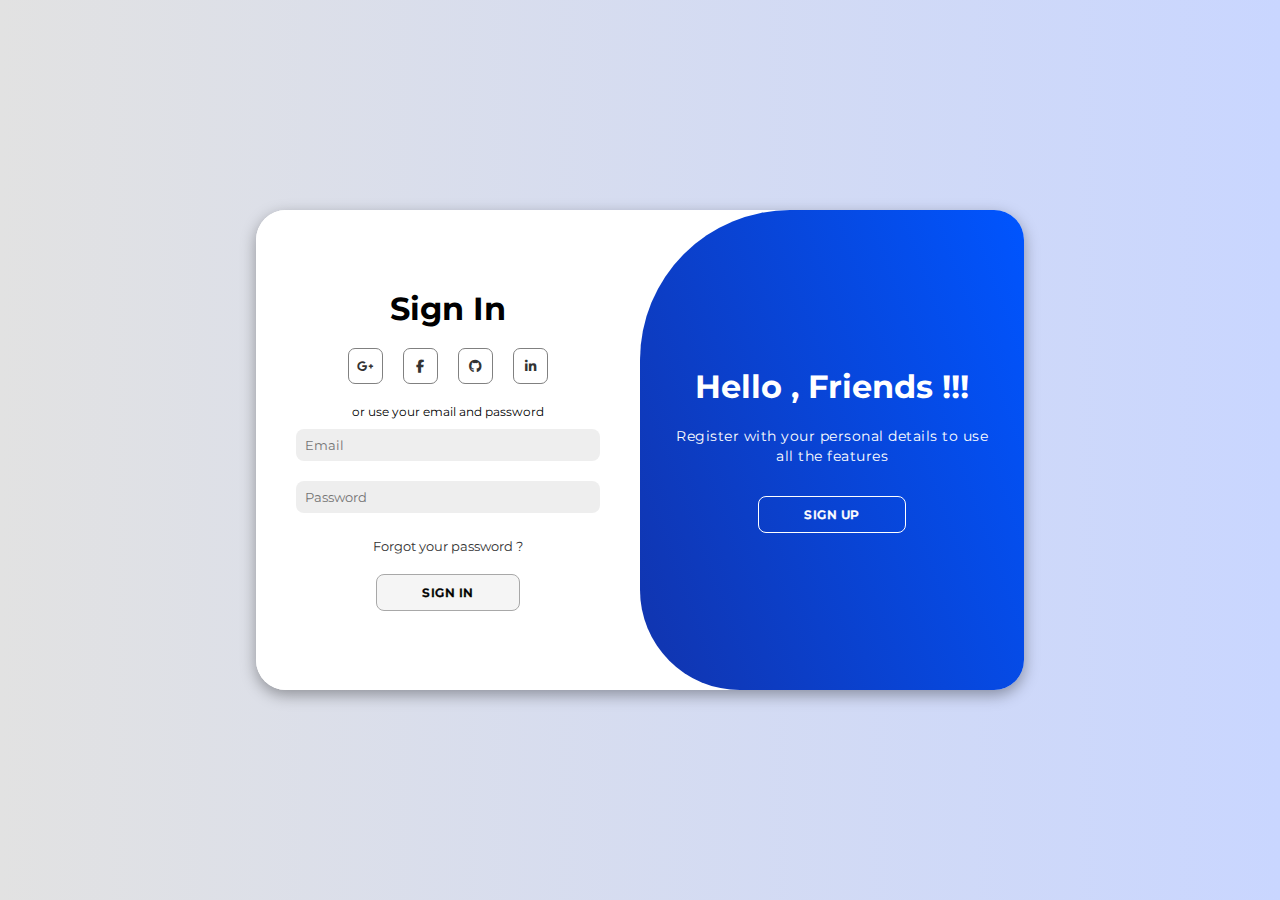
<file: 10_animatedLoginSignup/index.html>
<!DOCTYPE html>
<html lang="en">
<head>
  <meta charset="UTF-16">
  <meta name="viewport" content="width=device-width, initial-scale=1.0">
  <title>Mordern Sign In Sign Up </title>
  <link rel="stylesheet" href="style.css">
  <link rel="stylesheet" href="https://cdnjs.cloudflare.com/ajax/libs/font-awesome/6.4.2/css/all.min.css">

</head>
<body>
  <div class="container" id="container">
  <div class="form-container sign-up">
    <form action="post">
      <h1>Create Acount</h1>
      <div class="social-icons">
        <a href="#" class="icon"><i class="fa-brands fa-google-plus-g"></i></a>
        <a href="#" class="icon"><i class="fa-brands fa-facebook-f"></i></a>
        <a href="#" class="icon"><i class="fa-brands fa-github"></i></a>
        <a href="#" class="icon"><i class="fa-brands fa-linkedin-in"></i></a>
      </div>
      <span>or use your email for registration</span>
      <input type="text" placeholder="&nbsp;&nbsp;Name">
      <input type="email" placeholder="&nbsp;&nbsp;Email">
      <input type="password" placeholder="&nbsp;&nbsp;Password">
      <button>Sign Up</button>
    </form>
  </div>

  <div class="form-container sign-in">
    <form action="post">
      <h1>Sign In</h1>
      <div class="social-icons">
        <a href="#" class="icon"><i class="fa-brands fa-google-plus-g"></i></a>
        <a href="#" class="icon"><i class="fa-brands fa-facebook-f"></i></a>
        <a href="#" class="icon"><i class="fa-brands fa-github"></i></a>
        <a href="#" class="icon"><i class="fa-brands fa-linkedin-in"></i></a>
      </div>
      <span>or use your email and password</span>
      <input type="email" placeholder="&nbsp;&nbsp; Email">
      <input type="password" placeholder="&nbsp; &nbsp;Password">
      <a href="#" id="forget">Forgot your password ?</a>
      <button>Sign In</button>
    </form>
  </div>
<div class="toggle-container">
  <div class="toggle">
    <div class="toggle-panel toggle-left">
      <h1>Welcome Back !!!</h1>
      <p>Enter your personal details to use all features</p>
      <button class="hidden" id="login">Sign In</button>
    </div>
    <div class="toggle-panel toggle-right">
      <h1>Hello , Friends !!!</h1>
      <p>Register with your personal details to use all the features</p>
      <button class="hidden" id="register">Sign Up</button>
    </div>
  </div>
</div>
  </div>
  <script src="script.js"></script>
</body>
</html>
</file>
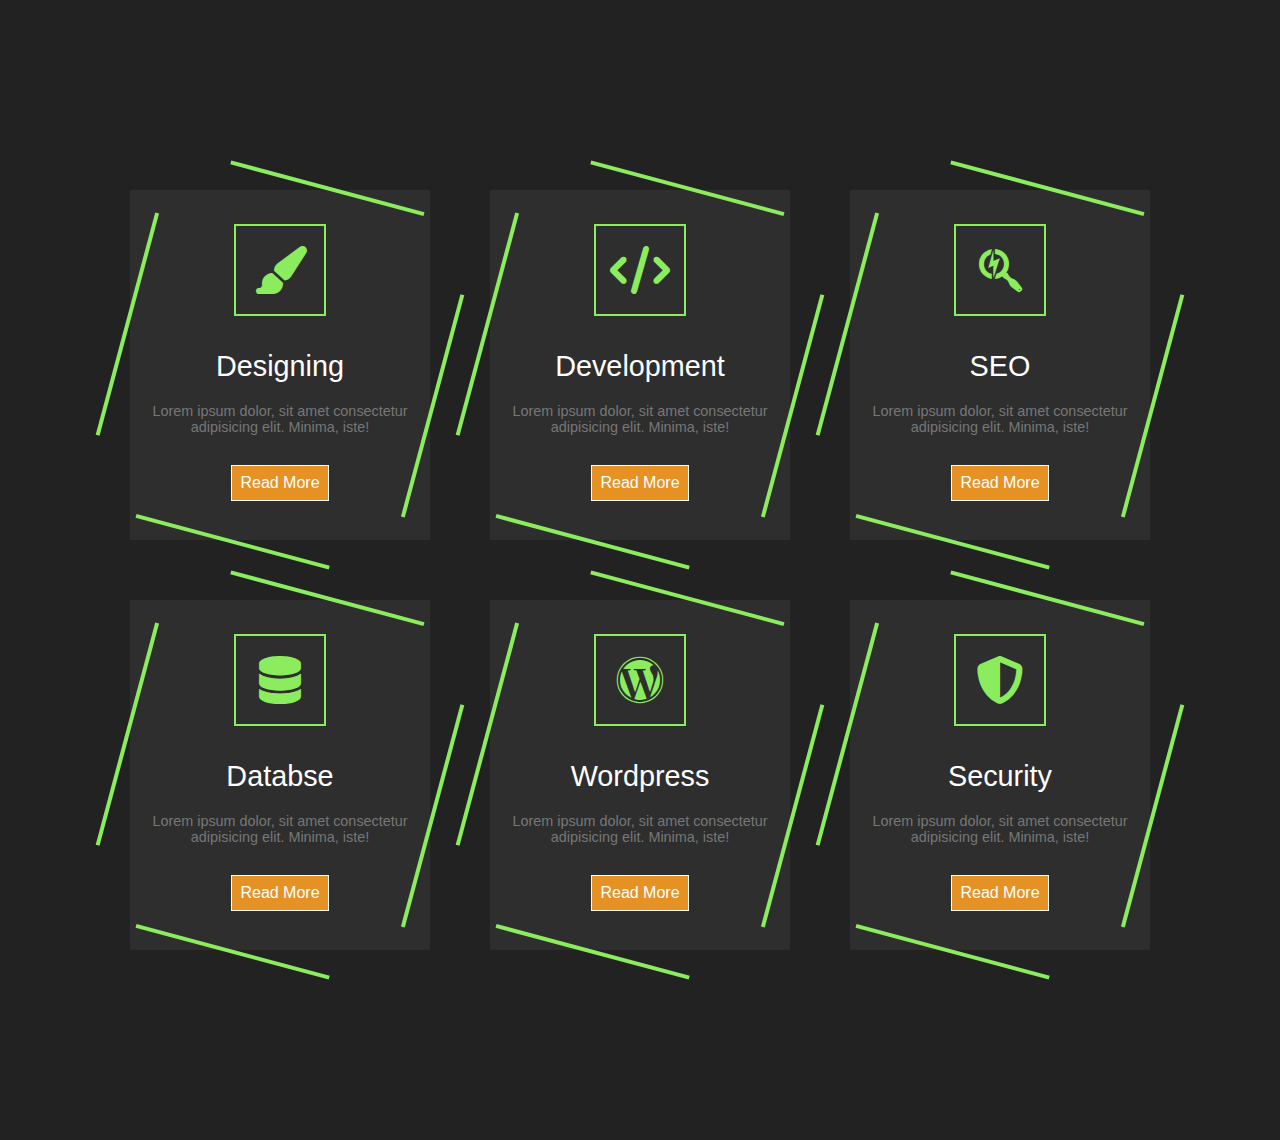
<file: 2_CardDesign/index.html>
<!DOCTYPE html>
<html lang="en">
<head>
  <meta charset="UTF-8">
  <meta name="viewport" content="width=device-width, initial-scale=1.0">
  <title>Card Design</title>
  <link rel="stylesheet" href="style.css">
  <link rel="stylesheet" href="https://cdnjs.cloudflare.com/ajax/libs/font-awesome/6.4.2/css/all.min.css">
</head>
<body>
  <div class="container">
    <div class="card_container">
      <div class="card_box">
        <div class="card_data">
          <div class="card_icon">
            <i class="fa-solid fa-paintbrush"></i>
          </div>
          <div class="card_content">
            <h3>
              Designing
            </h3>
            <p>Lorem ipsum dolor, sit amet consectetur adipisicing elit. Minima, iste!</p>
            <a href="#">Read More</a>
          </div>
        </div>
      </div>

      <div class="card_box">
        <div class="card_data">
          <div class="card_icon">
            <i class="fa-solid fa-code"></i>
          </div>
          <div class="card_content">
            <h3>
              Development
            </h3>
            <p>Lorem ipsum dolor, sit amet consectetur adipisicing elit. Minima, iste!</p>
            <a href="#">Read More</a>
          </div>
        </div>
      </div>

      <div class="card_box">
        <div class="card_data">
          <div class="card_icon">
            <i class="fa-brands fa-searchengin"></i>
          </div>
          <div class="card_content">
            <h3>
              SEO
            </h3>
            <p>Lorem ipsum dolor, sit amet consectetur adipisicing elit. Minima, iste!</p>
            <a href="#">Read More</a>
          </div>
        </div>
      </div>
      <div class="card_box">
        <div class="card_data">
          <div class="card_icon">
            <i class="fa-solid fa-database"></i>
          </div>
          <div class="card_content">
            <h3>
              Databse
            </h3>
            <p>Lorem ipsum dolor, sit amet consectetur adipisicing elit. Minima, iste!</p>
            <a href="#">Read More</a>
          </div>
        </div>
      </div>
      <div class="card_box">
        <div class="card_data">
          <div class="card_icon">
            <i class="fa-brands fa-wordpress"></i>
          </div>
          <div class="card_content">
            <h3>
              Wordpress
            </h3>
            <p>Lorem ipsum dolor, sit amet consectetur adipisicing elit. Minima, iste!</p>
            <a href="#">Read More</a>
          </div>
        </div>
      </div>
      <div class="card_box">
        <div class="card_data">
          <div class="card_icon">
            <i class="fa-solid fa-shield-halved"></i>
          </div>
          <div class="card_content">
            <h3>
              Security
            </h3>
            <p>Lorem ipsum dolor, sit amet consectetur adipisicing elit. Minima, iste!</p>
            <a href="#">Read More</a>
          </div>
        </div>
      </div>
    </div>
  </div>
</body>
</html>
</file>
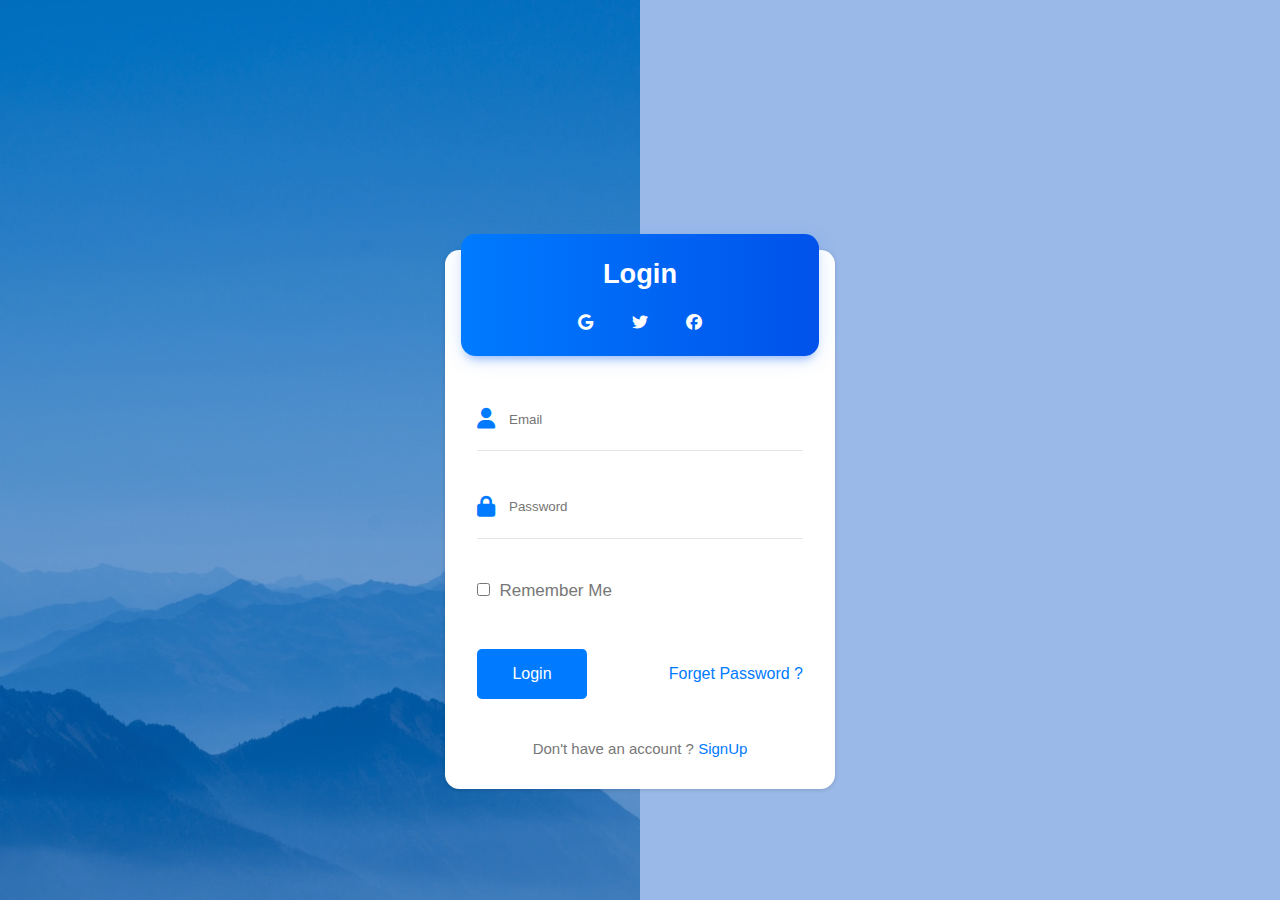
<file: 4_modermLogin/index.html>
<!DOCTYPE html>
<html lang="en">
<head>
  <meta charset="UTF-16">
  <meta name="viewport" content="width=device-width, initial-scale=1.0">
  <title>Modern Login</title>
  <link rel="stylesheet" href="style.css">
  <link rel="stylesheet" href="https://cdnjs.cloudflare.com/ajax/libs/font-awesome/6.4.2/css/all.min.css">
</head>
<body>
  <div class="container">
    <div class="overlay">
      <div class="login-warpper">
        <div class="header">
          <h2>Login</h2>
          <ul class="social-buttons">
            <li><a href="#"><i class="fab fa-google"></i></a></li>
            <li><a href="#"><i class="fab fa-twitter"></i></a></li>
            <li><a href="#"><i class="fab fa-facebook"></i></a></li>
          </ul>
        </div>
        <div class="form-container">
          <form action="POST">
            <div class="input-group">
              <span><i class="fa fa-user"></i></span>
              <input type="text" placeholder="Email" class="text">
            </div>
            <div class="input-group">
              <span><i class="fa fa-lock"></i></span>
              <input type="password" placeholder="Password" class="text">
            </div>
            <div class="check-group">
              <br><input type="checkbox" id="check-remember">
              <label for="check-remember">Remember Me</label>
            </div>
            <div class="button-group">
              <button>Login</button>
              <a href="#">Forget Password ?</a>
            </div>
          </form>
          <div class="botm">
            <p>Don't have an account ?  <a href="#">SignUp</a></p>
          </div>
      </div>
    </div>
  </div>
</div>
</body>
</html>
</file>
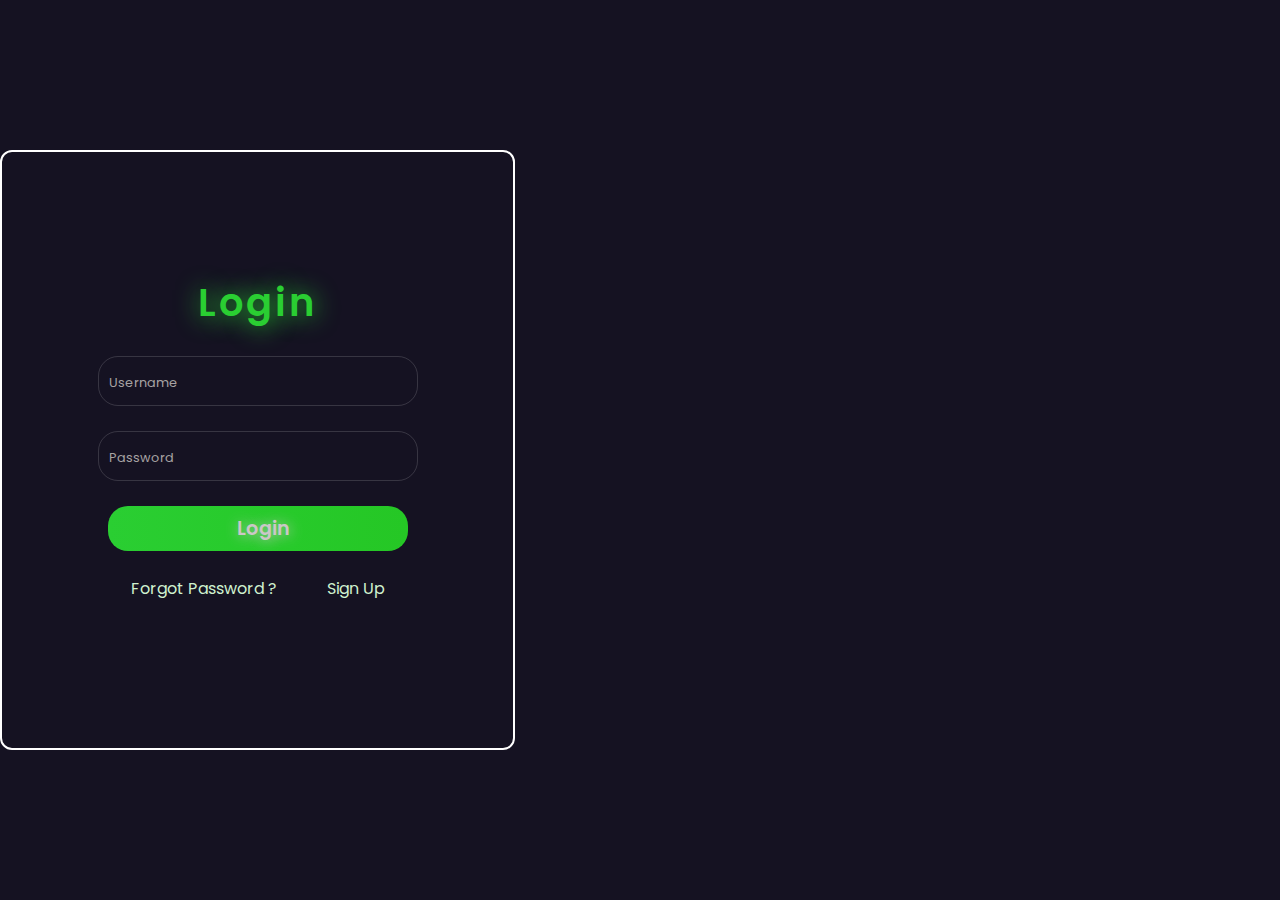
<file: 5_HoverForm/index.html>
<!DOCTYPE html>
<html lang="en">
<head>
  <meta charset="UTF-16">
  <meta name="viewport" content="width=device-width, initial-scale=1.0">
  <title>Hover Form</title>
  <link rel="stylesheet" href="style.css">
</head>
<body>
  <div class="con">
    <i style="--clr:rgb(42, 206, 50);"></i>
    <i style="--clr:rgb(42, 206, 50);"></i>
    <i style="--clr:rgb(42, 206, 50)"></i>
    <i style="--clr:rgb(42, 206, 50) "></i>
    <i style="--clr:rgb(42, 206, 50)"></i>
    <div class="form">
      <h2>Login</h2>
      <div class="inputbox">
        <input type="text" placeholder="Username">
      </div>
      <div class="inputbox">
        <input type="password" placeholder="Password">
      </div>
      <div class="inputbox">
        <input type="submit" value="Login">
      </div>
      <div class="links">
        <a href="#">Forgot Password ?</a>
        <a href="#">Sign Up</a>
      </div>
    </div>
  </div>
</body>
</html>
</file>
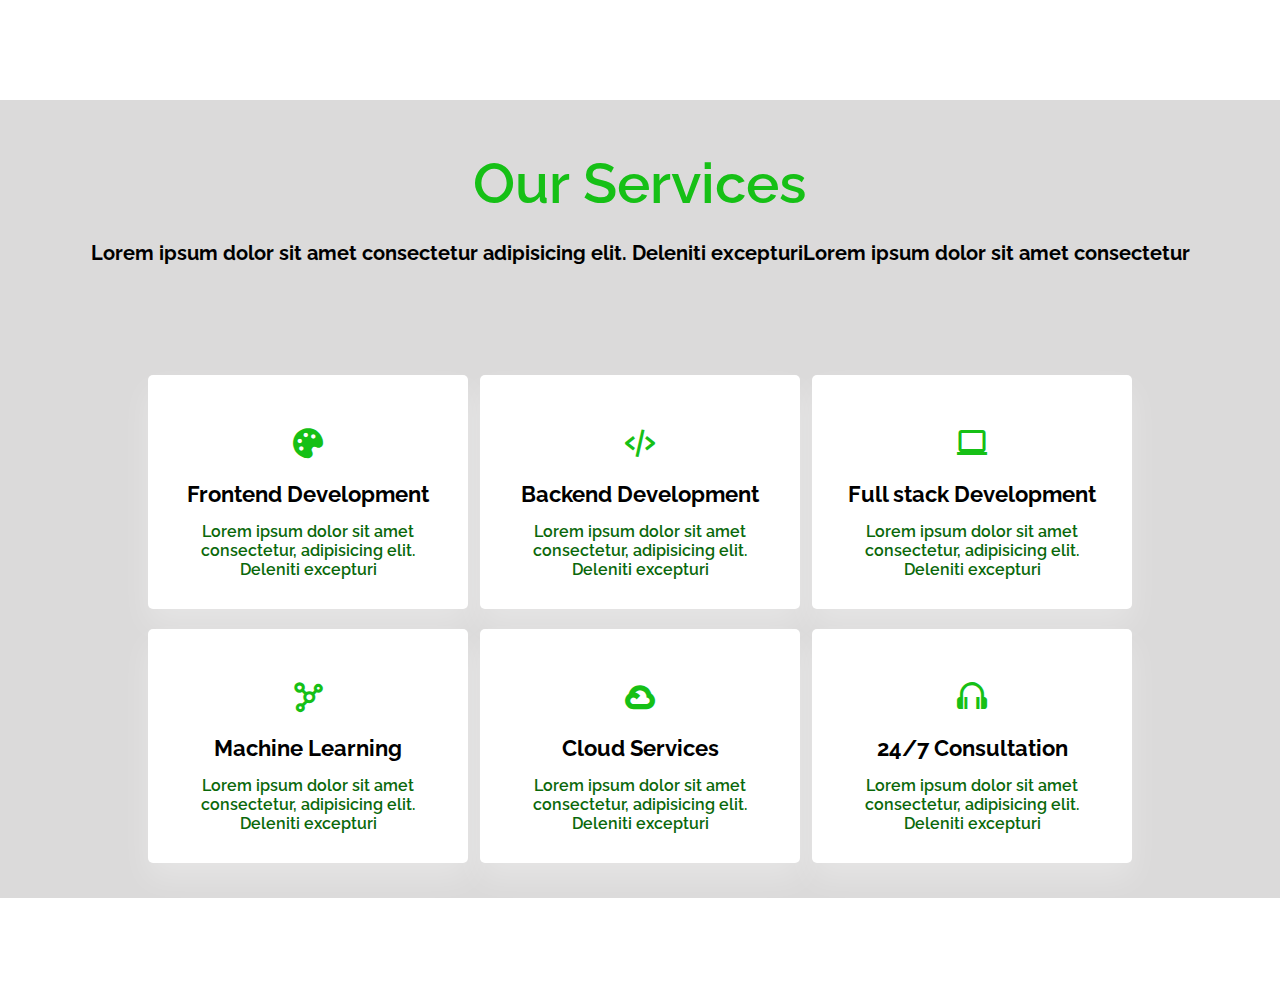
<file: 6_Responsive_ServicesPage/index.html>
<!DOCTYPE html>
<html lang="en">
<head>
  <meta charset="UTF-8">
  <meta name="viewport" content="width=device-width, initial-scale=1.0">
  <title>Service Page</title>
  <link rel="stylesheet" href="style.css">
  <link rel="stylesheet" href="https://unpkg.com/boxicons@2.1.4/css/boxicons.min.css">
</head>
<body>
  <div class="wrapper">
    <h1>Our Services</h1>
    <p style="font-weight: bold; font-size: 20px;">Lorem ipsum dolor sit amet consectetur adipisicing elit. Deleniti excepturiLorem ipsum dolor sit amet consectetur</p>
    <div class="content-box">
      <div class="card">
        <i class="bx bxs-palette bx-md"></i>
        <h3>Frontend Development</h3>
        <p>Lorem ipsum dolor sit amet consectetur, adipisicing elit. Deleniti excepturi</p>
      </div>

      <div class="card">
        <i class="bx bx-code-alt bx-md"></i>
        <h3>Backend Development</h3>
        <p>Lorem ipsum dolor sit amet consectetur, adipisicing elit. Deleniti excepturi</p>
      </div>

      <div class="card">
        <i class="bx bx-laptop bx-md"></i>
        <h3>Full stack Development</h3>
        <p>Lorem ipsum dolor sit amet consectetur, adipisicing elit. Deleniti excepturi</p>
      </div>

      <div class="card">
        <i class="bx bx-network-chart bx-md"></i>
        <h3>Machine Learning</h3>
        <p>Lorem ipsum dolor sit amet consectetur, adipisicing elit. Deleniti excepturi</p>
      </div>

      <div class="card">
        <i class="bx bxl-google-cloud bx-md"></i>
        <h3>Cloud Services</h3>
        <p>Lorem ipsum dolor sit amet consectetur, adipisicing elit. Deleniti excepturi</p>
      </div>

      <div class="card">
        <i class="bx bx-headphone bx-md"></i>
        <h3>24/7 Consultation </h3>
        <p>Lorem ipsum dolor sit amet consectetur, adipisicing elit. Deleniti excepturi</p>
      </div>
 
    </div>
  </div>
</body>
</html>
</file>
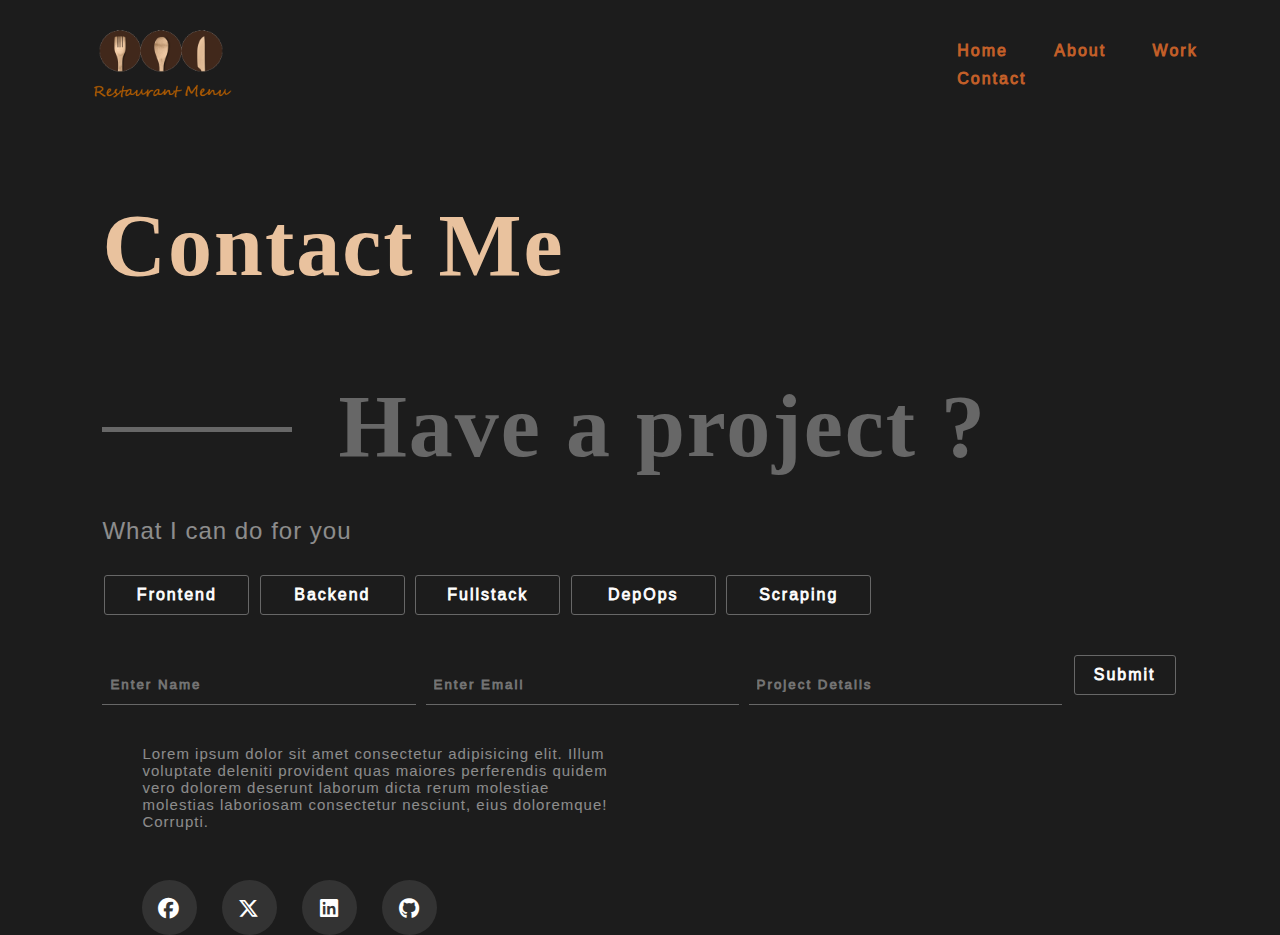
<file: 7_Responsive_contact_form/index.html>
<!DOCTYPE html>
<html lang="en">
<head>
  <meta charset="UTF-8">
  <meta name="viewport" content="width=device-width, initial-scale=1.0">
  <title>Contact</title>
  <link rel="stylesheet" href="style.css">
  <link rel="stylesheet" href="https://cdnjs.cloudflare.com/ajax/libs/font-awesome/6.4.2/css/all.min.css">
</head>
<body>
  <div class="container">
    <div class="nav">
      <div class="logo">
        <img src="img/ngtree.png" alt="">
      </div>
      <ul>
        <li><a href="#">Home</a></li>
        <li><a href="#">About</a></li>
        <li><a href="#">Work</a></li>
        <li><a href="#">Contact</a></li>
      </ul>
      <i class="fa fa-bars"></i>
    </div>
    <h1>Contact Me <span>Have a project ?</span></h1>
    <div class="content">
      <div class="form">
        <p id="p1">What I can do for you</p>
        <div class="button">
          <button>Frontend</button>
          <button>Backend</button>
          <button>Fullstack </button>
          <button>DepOps</button>
          <button>Scraping</button>
        </div>
        <div class="input-wrapper">
          <div class="box">
            <input type="text" placeholder="Enter Name">
          </div>
          <div class="box">
            <input type="email" placeholder="Enter Email">
          </div>
          <div class="box">
            <input type="text" placeholder="Project Details">
          </div>
          <button id="b1">Submit</button>
        </div>
        <div class="paragraph-social">
          <p>Lorem ipsum dolor sit amet consectetur adipisicing elit. Illum voluptate deleniti provident quas maiores perferendis quidem vero dolorem deserunt laborum dicta rerum molestiae molestias laboriosam consectetur nesciunt, eius doloremque! Corrupti.</p>
          <div class="social">
            <div class="icon">
              <i class="fa-brands fa-facebook"></i>
            </div>
            <div class="icon">
              <i class="fa-brands fa-x-twitter"></i>
            </div>
            <div class="icon">
              <i class="fa-brands fa-linkedin"></i>
            </div>
            <div class="icon">
              <i class="fa-brands fa-github"></i>
            </div>
          </div>
        </div>
      </div>
    </div>
  </div>
  <script>
    let bars = document.querySelector(" .nav .fa-bars")
    let menu = document.querySelector("ul")
    bars.addEventListener("click",function() {
      menu.classList.toggle("show")
    })
  </script>
</body>
</html>
</file>
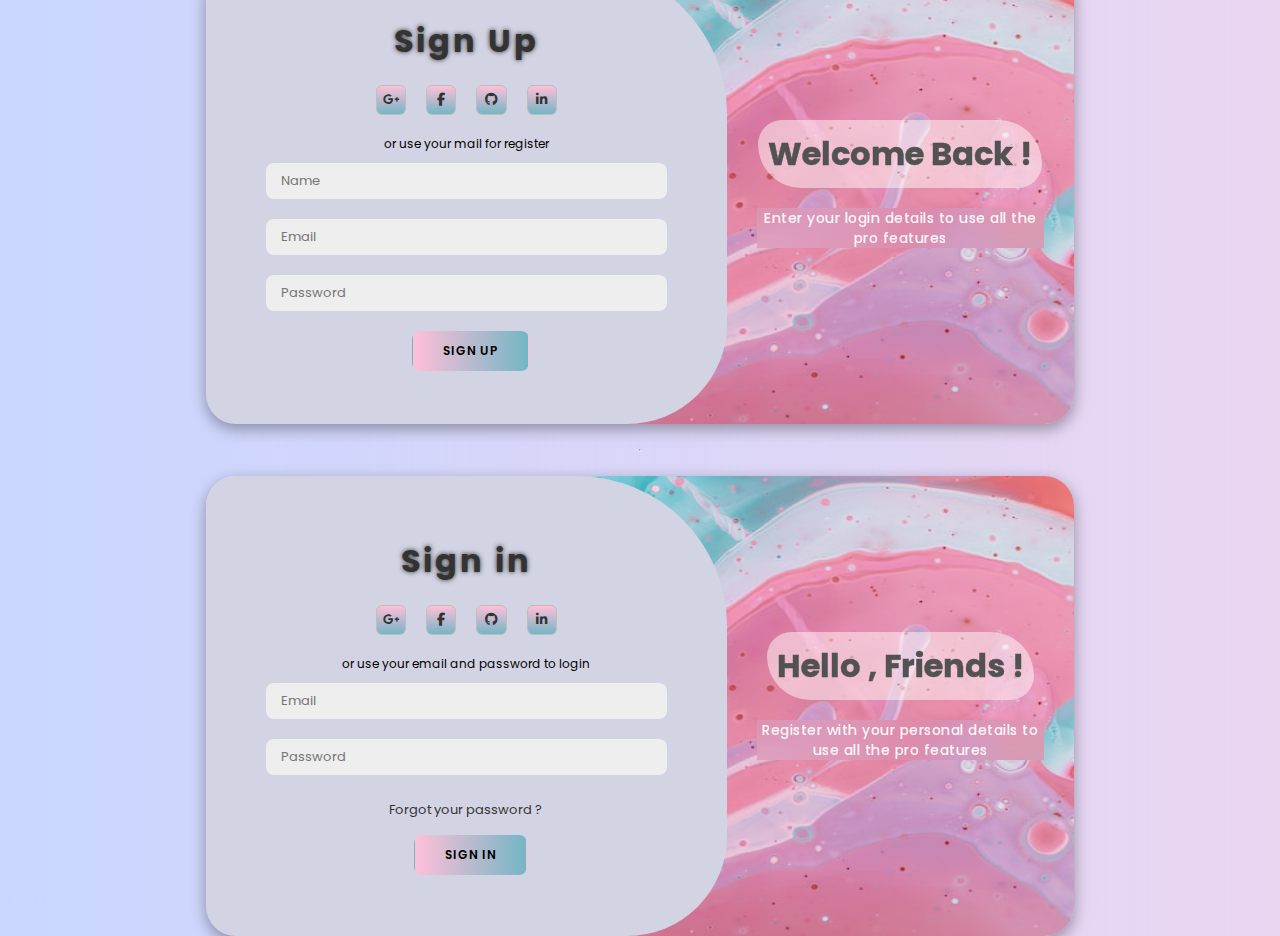
<file: 8_Animate_Log_Reg/index.html>
<!DOCTYPE html>
<html lang="en">
<head>
  <meta charset="UTF-16">
  <meta name="viewport" content="width=device-width, initial-scale=1.0">
  <title>Animated Login</title>
  <link rel="stylesheet" href="style.css">
  <!-- cdn fontawesome -->
  <link rel="stylesheet" href="https://cdnjs.cloudflare.com/ajax/libs/font-awesome/6.4.2/css/all.min.css">
</head>
<body>


  <div class="container1" id="container1">
    
    <div class="form-container sign-up">
        <!-- sign up section -->
      <form action="POST">
          <h1>Sign Up</h1>
          <div class="social-icons">
            <a href="#" class="icon"><i class="fa-brands fa-google-plus-g"></i></a>
            <a href="#" class="icon"><i class="fa-brands fa-facebook-f"></i></a>
            <a href="#" class="icon"><i class="fa-brands fa-github"></i></a>
            <a href="#" class="icon"><i class="fa-brands fa-linkedin-in"></i></a>
          </div>
          <span>or use your mail for register</span>
          <input type="text" placeholder="Name">
          <input type="email" placeholder="Email">
          <input type="password" placeholder="Password">
          <button>Sign Up</button>
      </form>
    </div>  

    <!-- side card section -->
    <div class="side-card sign-up">
      <div class="card">
        <div class="card-panel">
          <h1>Welcome Back !</h1>
          <p>Enter your login details to use all the pro features</p>
        </div>
      </div>
    </div>

  </div>
  <br>
<hr>
  <br>
  <div class="container2" id="container2">
    
    <div class="form-container sign-in">
    <!-- sign in Section -->
      <form action="POST">
        <h1>Sign in</h1>
        <div class="social-icons">
          <a href="#" class="icon"><i class="fa-brands fa-google-plus-g"></i></a>
          <a href="#" class="icon"><i class="fa-brands fa-facebook-f"></i></a>
          <a href="#" class="icon"><i class="fa-brands fa-github"></i></a>
          <a href="#" class="icon"><i class="fa-brands fa-linkedin-in"></i></a>
        </div>
        <span>or use your email and password to login</span>
        <input type="email" placeholder="Email">
        <input type="password" placeholder="Password">
        <a href="#">Forgot your password ?</a>
        <button>Sign in</button>
      </form>
    </div>

    <!-- side card section -->
    <div class="side-card sign-in">
      <div class="card">
        <div class="card-panel">
          <h1>Hello , Friends !</h1>
          <p>Register with your personal details to use all the pro features</p>
        </div>
      </div>
    </div>

  </div>


  <!-- <script>
    let login_link  = document.querySelector("#login_link")
    let reg_link  = document.querySelector("#reg_link")

    let btn_login  = document.querySelector("#btnlogin")
    let btn_signup  = document.querySelector("#btnsignup")

    let element  = document.querySelector(".element")

    let Login_container  = document.querySelector(".login-container")
    let Regis_container  = document.querySelector(".regis-container")

    reg_link.addEventListener("click",function() {
      Regis_container.classList.add("regisCall")
      Login_container.classList.add("LoginRef")
      Regis_container.classList.remove("regisRef")
      Login_container.classList.remove("LoginCall")
      element.classList.add("position")
    })
    login_link.addEventListener("click",function() {
      Regis_container.classList.remove("regisCall")
      Login_container.classList.remove("LoginRef")
      Regis_container.classList.add("regisRef")
      Login_container.classList.add("LoginCall")
      element.classList.remove("position")
    })

    btn_signup.addEventListener("click",function() {
      Regis_container.classList.remove("regisCall")
      Login_container.classList.remove("LoginRef")
      Regis_container.classList.add("regisRef")
      Login_container.classList.add("LoginCall")
      element.classList.add("position")
    })

    btn_login.addEventListener("click",function() {
      Regis_container.classList.remove("regisCall")
      Login_container.classList.remove("LoginRef")
      Regis_container.classList.add("regisRef")
      Login_container.classList.add("LoginCall")
      element.classList.remove("position")
    })
  </script> -->
</body>
</html>
</file>
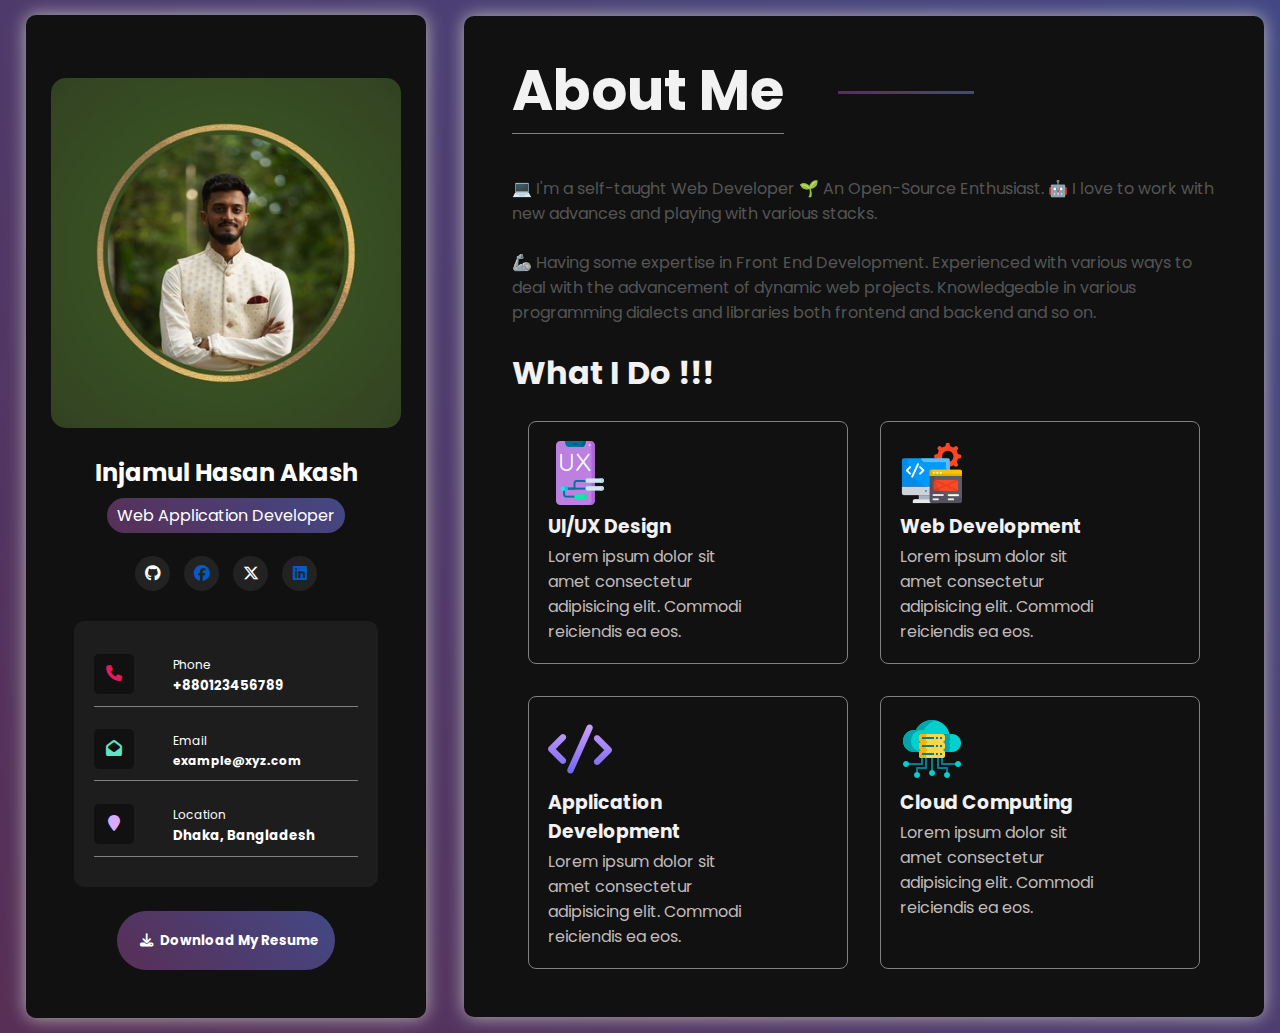
<file: 9_portfolio-website/index.html>
<!DOCTYPE html>
<html lang="en">
<head>
  <meta charset="UTF-16">
  <meta name="viewport" content="width=device-width, initial-scale=1.0">
  <title>Portfolio Website</title>
  <link rel="stylesheet" href="style.css">
  <link rel="stylesheet" href="https://cdnjs.cloudflare.com/ajax/libs/font-awesome/6.4.2/css/all.min.css">
</head>
<body>
  <div class="container">

<!-- Profile card section starts -->
    <div class="profile-card">
        <div class="profile-pic">
          <img src="img/avatar.jpg" alt="profile picture">
        </div>

        <div class="profile-details">
          <div class="intro">
            <h2>Injamul Hasan Akash</h2>
            <h4>Web Application Developer</h4>
            <!-- <h5>(Django)</h5> -->
            <div class="social">
              <a href="#"><i class="fab fa-github" style="color: white;"></i></a>
              <a href="#"><i class="fab fa-facebook" style="color: var(--light-blue);"></i></a>
              <a href="#"><i class="fab fa-x-twitter" style="color: white"></i></a>
              <a href="#"><i class="fab fa-linkedin" style="color: var(--light-blue);"></i></a>
            </div>
          </div>

          <div class="contact-info">

            <div class="row">
              <div class="icon">
                <i class="fa fa-phone" style="color: var(--dark-megenta);" ></i>
              </div>
              <div class="content">
                  <span>Phone</span>
                  <h5>+880123456789</h5>
              </div>
            </div>

            <div class="row">
              <div class="icon">
                <i class="fa fa-envelope-open" style="color: var(--light-green);"></i>
              </div>
              <div class="content">
                  <span>Email</span>
                  <h5 id="mail">example@xyz.com</h5>
              </div>
            </div>

            <div class="row">
              <div class="icon">
                <i class="fa fa-map-marker" style="color: var(--light-purple);"></i>
              </div>
              <div class="content">
                  <span>Location</span>
                  <h5>Dhaka, Bangladesh</h5>
              </div>
            </div>

          </div>
              <button class="download-btn"><i class="fa fa-download"></i>Download My Resume</button>
      </div>   
    </div>
<!-- Profile card section ends -->



<!-- About section starts -->
<div class="about">
  <h1>About Me</h1>
  <p>💻 I'm a self-taught Web Developer 🌱   An Open-Source Enthusiast.
    🤖 I love to work with new advances and playing with various stacks. </p>

    <p>🦾 Having some expertise in Front End Development. Experienced with various ways to deal with the advancement of dynamic web projects. Knowledgeable in various programming dialects and libraries both frontend and backend and so on.</p>

    <h2>What I Do !!!</h2>
  <div class="work">

    <div class="workbox">
      <div class="icon">
        <img src="img/ux-design.png" alt="ui">
        <div class="desc">
        <h3>UI/UX Design</h3>
        <p>Lorem ipsum dolor sit amet consectetur adipisicing elit. Commodi reiciendis ea eos.</p>
      </div>
    </div>
  </div>
    <div class="workbox">
      <div class="icon">
        <img src="img/web.png" alt="web">
        <div class="desc">
        <h3>Web Development</h3>
        <p>Lorem ipsum dolor sit amet consectetur adipisicing elit. Commodi reiciendis ea eos.</p>
      </div>
    </div>
  </div>
    <div class="workbox">
      <div class="icon">
        <img src="img/app.png" alt="app">
        <div class="desc">
        <h3>Application Development</h3>
        <p>Lorem ipsum dolor sit amet consectetur adipisicing elit. Commodi reiciendis ea eos.</p>
      </div>
    </div>
  </div>
    <div class="workbox">
      <div class="icon">
        <img src="img/cloud.png" alt="cloud">
        <div class="desc">
        <h3>Cloud Computing</h3>
        <p>Lorem ipsum dolor sit amet consectetur adipisicing elit. Commodi reiciendis ea eos.</p>
      </div>
    </div>
  </div>

  </div>

<!-- About section ends -->
</div>
</div>
</body>
</html>
</file>
<file: 10_animatedLoginSignup/style.css>
@import url('https://fonts.googleapis.com/css2?family=Montserrat&family=Playpen+Sans&family=Poppins:ital,wght@0,400;0,500;1,100;1,300&family=Raleway:ital@0;1&display=swap');

*{
    margin: 0;
    padding: 0;
    box-sizing: border-box;
    font-family: 'Montserrat',sans-serif;
}

body {
  background-color: #c9d6ff;
  background: linear-gradient(to right,#e2e2e2 ,#c9d6ff);
  display: flex;
  align-items: center;
  justify-content: center;
  flex-direction: column;
  height: 100vh;
}

.container {
  background-color: #fff;
  border-radius: 30px;
  box-shadow: 0 5px 15px rgba(0,0,0,0.35);
  position: relative;
  overflow: hidden;
  width: 768px;
  max-width: 100%;
  min-height: 480px;
}

.container p{
  font-size: 14px;
  line-height: 20px;
  letter-spacing: 0.5px;
  margin: 20px 0;
}

.container span{
  font-size: 12px;
}

.container a{
  color: #333;
  font-size: 13px;
  text-decoration: none;
  margin: 15px 0 10px;
}

.container button {
  background-color: whitesmoke ;
  color: black;
  font-size: 12px;
  padding: 10px 45px;
  border: 1px solid rgb(168, 168, 168);
  border-radius: 8px;
  font-weight: 600;
  letter-spacing: 0.5px;
  text-transform: uppercase;
  margin-top: 10px;
  cursor: pointer;
  transition: 0.5s;
  -webkit-text-stroke-width: 0.4px;
}

.container button:hover {
  background-color: #0055ff;
  color: white;
  transform: scale(1.1);
  border: transparent;

}

.container button.hidden {
  background-color: transparent;
  border-color: #fff;
}

.container form {
  background-color: #fff;
  display: flex;
  align-items: center;
  justify-content: center;
  flex-direction: column;
  padding: 0 40px;
  height: 100%;
}

.container input {
  background-color: #eee;
  border: none;
  padding: 8px 0;
  margin: 10px 15px;
  font-size: 13px;
  border-radius: 8px;
  width: 100%;
  outline: none;
  
}

.form-container {
  position: absolute;
  top: 0;
  height: 100%;
  transition: all 0.6s ease-in-out;
}

.sign-in {
  left: 0;
  width: 50%;
  z-index: 2;
}

.container.active .sign-in {
  transform: translateX(100%);
}

.sign-up {
  left: 0;
  width: 50%;
  opacity: 0;
  z-index: 1;
}

.container.active .sign-up {
  transform: translateX(100%);
  opacity: 1;
  z-index: 5;
  animation: move 0.6s;
}

@keyframes move {
  0% , 49% ,99% {
    opacity: 0;
    z-index: 1;
  }

  50% ,100% {
    opacity: 1;
    z-index: 5;
  }
}

.social-icons {
  margin: 20px 0;
}

.social-icons a{
  border: 1px solid gray;
  border-radius: 20%;
  display: inline-flex;
  align-items: center;
  justify-content: center;
  margin: 0  8px;
  width: 2.2rem;
  height: 2.2rem;
  transition: 0.6s;
}

.social-icons a:hover{
  background: #0055ff;
  border: transparent;
  color: #fff;
  transform: scale(1.3);
}

.toggle-container {
  position: absolute;
  left: 50%;
  width: 50%;
  height: 100%;
  overflow: hidden;
  transition: all 0.6s ease-in-out;
  border-radius: 150px 0 0 100px;
  z-index: 1000;
}

.container.active .toggle-container {
  transform: translateX(-100%);
  border-radius: 0 150px 100px 0;
}

.toggle {
  background-color: #0055ff;
  height: 100%;
  background: linear-gradient(250deg , #0055ff , rgb(29, 29, 117));
  color: #fff;
  position: relative;
  left: -100%;
  width: 200%;
  transform: translateX(0);
  transition: all 0.6s ease-in-out;
}

.container.active .toggle {
  transform: translateX(50%);
}

.toggle-panel {
  position: absolute;
  width: 50%;
  height: 100%;
  display: flex;
  align-items: center;
  justify-content: center;
  text-align: center;
  flex-direction: column;
  padding: 0 30px;
  top: 0;
  transform: translateX(0);
  transition: all 0.6s ease-in-out;
}

.toggle-left {
  transform: translateX(-200%);
}

.container.active .toggle-left {
  transform: translateX(0);
}

.toggle-right {
  right: 0;
  transform: translateX(0);
}

.container.active .toggle-right {
  transform: translateX(200%);
}

.toggle-panel  .hidden {
  color: #fff;
}

.toggle-panel  .hidden:hover {
  background-color: #fff;
  border: transparent;
  color: black;
}

@media screen and (max-width: 678px) {
  .container p,span,a{
    font-size: 11px;
  }

  .container h1{
    font-size: 2rem;
  }

  .social-icons a {
      margin: 0 6px;
      width: 2.0rem;
      height: 2.0rem; 
  }
  
  .container button {
    padding: 10px 15px;
  }
  
  
}
@media screen and (max-width: 550px) {
  /* .container p,span,a{
    font-size: 11px;
  } */

  .container h1{
    font-size: 2rem;
  }
  .social-icons a {
      margin: 0 0.2rem;
      width: 1.4rem;
      height: 1.4rem; 
  }
  .container button {
    padding: 7px 10px;
  }
  #forget {
    font-size: 9px;
  }
}

@media screen and (max-width: 420px) {
  /* .container p,span,a{
    font-size: 11px;
  } */
  .container h1{
    font-size: 1.5rem;
  }
  .social-icons a {
      margin: 0 0.2rem;
      width: 1rem;
      height: 1rem; 
  }
  #forget {
    font-size: 0.55rem;
  }
}
</file>
<file: 2_CardDesign/style.css>
:root {
  --normal-font-size:.938rem;
}

* , *:after , *:before {
  padding: 0;
  margin: 0;
  box-sizing: border-box;
}

body {
  font-size: var(--normal-font-sixe);
  background-color: #222222;
  color: black;
  font-weight: 400;
  transition: all 0.5s ease-in-out;
  font-family: Verdana, Geneva, Tahoma, sans-serif;
}

.container {
  max-width: 1140px;
  gap: 60px;
  justify-content: center;
  width: 100%;
  margin: 0 auto;
  min-height: 100vh;
}

.card_container {
  display: flex;
  flex-wrap: wrap;
  gap: 60px;
  justify-content: center;
  width: 100%;
  max-width: 90%;
  margin: auto;
  padding: 190px 0;
}

.card_box {
  font-family: inherit;
  height: 350px;
  width: 300px;
  position: relative;
  display: flex;
  justify-content: center;
  align-items: center;
  background: #2e2e2e;
  transition: all 0.5s ease-in-out;
}

.card_data {
  position: relative;
  display: flex;
  justify-content: center;
  align-items: center;
  flex-direction: column;
  gap: 40px;
  text-align: center;
  padding: 0 20px;
  height: 100%;
  width: 100%;
  overflow: hidden;
}

.card_icon {
  height: 80px;
  width: 80px;
  display: flex;
  justify-content: center;
  align-items: center;
  font-size: 3rem;
  color: black;
  background-color: #2e2e2e;
  transition: 0.5s ease-in-out;
}

.card_icon {
  color: #8BEC5E;
  box-shadow: 0 0 0 4px #2e2e2e , 0 0 0 6px #8BEC5E;
}

.card_box:hover .card_icon {
  color: #000000;
  background-color: #8BEC5E;
  box-shadow: 0 0 0 4px #2e2e2e, 0 0 0 300px #8BEC5E;
}

.card_box::before , .card_box::after {
  content: "";
  position: absolute;
  z-index: 1;
  transition: all 0.5s ease-in-out;
}

.card_box::before {
  inset: -10px 50px;
  border-top: 4px solid #8BEC5E;
  border-bottom: 4px solid #8BEC5E;
  transform: rotate(15deg);
}

.card_box::after {
  inset: 60px -10px;
  border-right: 4px solid #8BEC5E;
  border-left: 4px solid #8BEC5E;
  transform: rotate(15deg);
  cursor: pointer;
}

.card_box:hover::after {

  inset: 40px -10px;
  transform: rotate(0deg);

}

.card_box:hover::before {

  inset: -10px 40px;
  transform: rotate(0deg);

}


.card_content {
  display: flex;
  justify-content: center;
  align-items: center;
  flex-direction: column;
  gap: 20px;
}

.card_data h3 {
  font-size: 1.8rem;
  font-weight: 500;
  color: white;
  transition: all 0.5s ease-in-out;
}

.card_box:hover .card_data h3 {
  color: #2e2e2e ;

}

.card_data p {
  font-size: 0.9rem;
  color: #777777;
  transition: all 0.5s ease-in-out;
}

.card_box:hover .card_data p {
  color: #2e2e2e ;
  
}


.card_data a {
  position: relative;
  display: inline-flex;
  padding: 8px;
  text-decoration: none;
  font-weight: 500;
  margin-top: 10px;
  border: 1px solid white;
  /* border-radius: 20px; */
  background-color: #e69123;
  color: white;
  transition: 0.5s ease-in-out;
  
}

.card_box:hover .card_data a {
  color: #8BEC5E ;
  background-color: #777777;
  border-radius: 20px;
  transition: 0.5s ease-in-out;
}


/* .card_data a :hover {
  cursor: pointer;
} */
</file>
<file: 4_modermLogin/style.css>
* {
  padding: 0;
  margin: 0;
  box-sizing: border-box;
  text-decoration: none
}

body {
  font-family: Verdana,sans-serif;
}

.container {
  background: url(antoine.jpg);
  height: 50%;
  width: 50%;
  background-size: cover;
  background-position: center;
  min-height: 100vh;
  display: flex;
  justify-content: center;
  align-items: center;
}
.overlay {
  height: 100%;
  width: 100%;
  position: absolute;
  top: 0;
  left: 0;
  background-color: rgba(2,80,198,0.4);
}

.login-warpper {
  width: 390px;
  /* height: 300px; */
  background-color: #fff;
  border-radius: 0.9rem;
  padding: 2rem;
  margin: 250px auto;
  z-index: 1;
  box-shadow: 0 1px 4px 0 rgba(0,0,0,0.14);
}
.header {
  background: linear-gradient(90deg , #007bff ,#0052ea);
  padding: 1.5rem;
  margin: -3rem -1rem 2rem;
  text-align: center;
  color: #fff;
  border-radius: 0.9rem;
  box-shadow: 0 4px 20px 0  rgba(0,123,255,0.14) , 0 7px 10px -5px  rgba(0,82,234,0.4);
}

.header h2 {
  font-weight: 600;
  font-size: 1.7rem;

}

.header .social-buttons {
  list-style: none;
  width: 100%;
  margin: 1.5rem 0rem 0rem ;
  display: flex;
  justify-content: center;
  align-items: center;
}

.social-buttons a {
  padding: 0.5rem 1.2rem ;
  font-weight: 500;
  color: #fff;
  border-radius: 0.5rem;
  transition: 0.4s;
  /* border: 1px solid rgba(255,255,255,0.8); */
  /* width: 100%; */
}

.header .social-buttons a:hover {
  border: 1px solid rgba(255,255,255,0.3);
  border-radius: 50px;
  box-shadow: 0 0 12px rgba(255,255,255,0.5);
}

form .input-group {
  display: flex;
  align-items: stretch;
  width: 100%;
  border-bottom: 1px solid rgba(0,0,0,0.1);
  position: relative;
  margin: 1.5rem 0;
  padding: 1.2rem 0;
}

form .input-group .text {
  border: none;
  outline: none;
  width: 90%;
}

form .input-group span {
  color: #007bff;
  border: none;
  font-size: 1.3rem;
  margin-right: 14px;

}

.check-group {
  margin-bottom: 1.2rem;
}

.check-group label {
  margin-left: 5px;
  color: #777;
  font-size: 17px;
}

.button-group {
  display: flex;
  justify-content: space-between;
  align-items: center;
  padding-top: 10px;
  padding-bottom: 5px;
}

.button-group button {
  background: #007bff;
  color: #fff;
  padding: 1rem;
  border: none;
  border-radius: 0.3rem;
  margin: 1.2rem 0;
  transition: all 0.5s ease;
  width: 110px;
  font-size: 16px;
}

.button-group a {
  color: #007bff;
  font-size: 16px;
}

.button-group button:hover {
  transform: translateY(-5px) ;
  box-shadow: 0 3px 20px #0052ea;
}

.botm {
  text-align: center;
  /* justify-content: center;
  align-items: center; */
}


.botm p {
  color: #777;
  font-size: 15px;
  text-align: center;
  margin-top: 5%;
}

.botm a {
  color: #007bff;
}
</file>
<file: 5_HoverForm/style.css>
@import url('https://fonts.googleapis.com/css2?family=Poppins:wght@500&display=swap');

* {
    margin: 0;
    padding: 0;
    box-sizing: border-box;
    font-family: 'Poppins', sans-serif;
}

body {
    background: #151222;
    display: flex;
    justify-content: center;
    align-items: center;
    min-height: 100vh;
    color: white;
    margin-right: 85vh;
}

.con {
    display: flex;
    justify-content: center;
    align-items: center;
    height: 600px;
    width: 1800px;
    border: 2px solid white;
    position: relative;
    border-radius: 12px;

}

.con:hover{
    border: none;
}
.con:hover i{
    animation: animate 8s linear infinite;
    border: 5px solid var(--clr);
    display: block;
    filter: drop-shadow(0px 0px 24px var(--clr));
}
@keyframes animate {
    0%{transform: rotate(0deg);}
    100%{transform: rotate(360deg);}
}
.con i {
    position: absolute;
    inset: 0;
    border: 2px solid;
    z-index: -1;
    display: none;
}

.con i:nth-child(1) {
    animation: animate 8s linear infinite;
    border-radius: 50% 50% 46% 54% / 54% 30% 70% 46%;
}

.con i:nth-child(2) {
    animation: animate 18s linear infinite;
    border-radius: 65% 35% 38% 62% / 72% 51% 49% 28%;
}

.con i:nth-child(3) {
    animation: animate 12s reverse infinite;
    border-radius: 79% 21% 30% 70% / 31% 71% 29% 69%;
}
.con i:nth-child(4) {
    animation: animate 18s reverse infinite;
    border-radius:59% 41% 61% 39% / 63% 71% 29% 37% ;
}

.con i:nth-child(5) {
    animation: animate 12s reverse infinite;
    border-radius: 79% 21% 30% 30% / 31% 11% 29% 69%;
}

.form {
height: 400px;
width: 400px;
display: flex;
justify-content: center;
align-items: center;
flex-direction: column;
gap: 25px;
}
.form h2 {
    font-size: 2.4em;
    letter-spacing: 3px;
    font-weight: 600;
    color: rgb(42, 206, 50);
    text-shadow: 1px 1px 25px rgb(42, 206, 50) ;
}

.form .inputbox input {
    height: 50px;
    width: 320px;
    padding-left: 10px;
    background: transparent;
    border: 1px solid rgba(255,255,255,0.15);
    border-radius: 20px;
    color: rgba(203,199,199);
    font-size: 1em;
    overflow: hidden;
    outline: none;
}

.form .inputbox input:focus {
    border: 1.5px solid rgba(255, 255, 255, 0.3);
}


.form .inputbox input::placeholder {
    color: rgba(167,162,162);
    font-size: 0.8em;
}

.form .inputbox input[type = "submit"] {
    background: linear-gradient(90deg,rgb(42, 206, 50),rgb(37, 199, 37));
    border: none;
    font-size: 1.2em;
    font-weight: 600;
    text-shadow: 1px 1px 13px ;
    width: 300px;
    height: 45px;
    cursor: pointer;
}

.form .inputbox input[type = "submit"]:hover {
    background: linear-gradient(90deg, blueviolet, orangered );
}

.links {

    display: flex;
    justify-content: center;
    align-items: center;
    gap: 50px;
    margin-bottom: 25px;
}

.links a {
    text-decoration: none;
    color: rgb(207, 241, 207);
    
}
.links a:hover {
    color: rgb(240, 200, 154);
    text-decoration: underline;
    transition: 0.3s;
}
</file>
<file: 6_Responsive_ServicesPage/style.css>
@import url('https://fonts.googleapis.com/css2?family=Playpen+Sans&family=Poppins:ital,wght@0,500;1,100;1,300&family=Raleway:ital@0;1&display=swap');

*{
    margin: 0;
    padding: 0;
    box-sizing: border-box;
}

/* body{
    background: #414141;
} */

.wrapper {
    margin: 100px auto;
    font-family: "raleway";
    display: flex;
    justify-content: center;
    align-items: center;
    flex-direction: column;
    background: rgb(219, 218, 218);
    padding-bottom: 100px;
}
.wrapper h1 {
    font-size: 4em;
    margin: 25px 0;
    text-align: center;
    font-weight: 600;
    color: rgb(22, 192, 22);   
}



.content-box {
    display: flex;
    justify-content: space-evenly;
    flex-wrap: wrap;
    width: 1000px;
    margin-top: 100px; 
}

.card h3 {
    margin-bottom: 15px;
    font-size: 1.4em ;
    text-align: center;
    /* text-transform: uppercase; */

}

.card p {
    text-align: center;
    color: rgb(10, 104, 10);
    font-weight: 600;
}

.card {
    min-height: 220px;
    width: 320px;
    padding: 30px;
    border-radius: 5px;
    display: flex;
    justify-content: center;
    align-items: center;
    flex-direction: column;
    background: white;
    margin: 10px 4px;
    box-shadow: 0px 15px 30px rgba(255,255,255,0.3);
    transition: 0.3s;
}



/* hover effects */
.card i {
    margin: 20px;
    color: rgb(22, 192, 22);
}
.card:hover i {
    color: rgb(240, 75, 75);
}
.card:hover p {
    color: rgb(252, 252, 252);
}
.card:hover h3 {
    font-weight: 800;
    
}

.card:nth-child(1):hover {
    color: whitesmoke;
    background: linear-gradient(45deg , rgba(252, 208, 88, 0.7)0%,  rgba(75, 143, 75, 0.7)100%),
    url(img/a.jpg);
    background-size: cover;  
}
.card:nth-child(2):hover {
    color: whitesmoke;
    background: linear-gradient(45deg ,  rgba(252, 208, 88, 0.7)0%,  rgba(75, 143, 75, 0.7)100%),
    url(img/b.jpg);
    background-size: cover; 
}
.card:nth-child(3):hover {
    color: whitesmoke;
    background: linear-gradient(45deg , rgba(252, 208, 88, 0.7)0%,  rgba(75, 143, 75, 0.7)100%),
    url(img/c.jpg);
    background-size: cover; 
}
.card:nth-child(4):hover {
    color: whitesmoke;
    background: linear-gradient(45deg ,  rgba(252, 208, 88, 0.7)0%,  rgba(75, 143, 75, 0.7)100%),
    url(img/d.jpg);
    background-size: cover;  
}
.card:nth-child(5):hover {
    color: whitesmoke;
    background: linear-gradient(45deg , rgba(252, 208, 88, 0.7)0%,  rgba(75, 143, 75, 0.7)100%),
    url(img/e.jpg);
    background-size: cover; 
}
.card:nth-child(6):hover {
    color: whitesmoke;
    background: linear-gradient(45deg , rgba(252, 208, 88, 0.7)0%,  rgba(75, 143, 75, 0.7)100%),
    url(img/f.jpg);
    background-size: cover; 
}


/* responsive */

@media(max-width: 1299px) {
    .wrapper{
        padding: 25px;
    }
}
    .wrapper h1 {
        font-size: 3.5em;
        font-weight: 600;
    }
  
    .wrapper p {
        font-size: 1em;
        font-weight: 600;
        text-align: center;
    }
  
@media(max-width: 991px) {
        .wrapper{
            padding: 25px;
        }
    
        .wrapper h1 {
            font-size: 3.0em;
            font-weight: 600;
            text-align: center;
        }
        .content-box {
            flex-direction: column;
            margin: 10px;
        }
      .card {
        min-width: 300px;
        margin: 10px auto;
      }
}
</file>
<file: 7_Responsive_contact_form/style.css>
* {
    margin: 0;
    padding: 0;
    box-sizing: border-box;
    list-style: none;
    text-decoration: none;
    font-family: Arial, Helvetica, sans-serif;
    letter-spacing: 2px;
}

body {
    background-color: #1c1c1c;
}

.container {
    width: 100%;
    min-height: 100vh;
}

.nav {
    height: 100px;
    width: 100%;
    display: flex;
    justify-content: space-between;
    padding: 50px;
    align-items: center;
    position: relative;
    margin-top: 15px;
}

.nav img {
    width: 25%;
    height: 50%;
}

ul li {
    display: inline-block;
    margin: 5px 20px;
}

ul li a {
    color: #c56029;
    -webkit-text-stroke-width: 0.9px;
    position: relative;
}

h1, h1 span {
    font-size: 5.5rem;
    color: #E9C29E;
    font-family: Cambria, Cochin, Georgia, Times, 'Times New Roman', serif;
    padding: 0 8%;
    margin-top: 80px;
}

h1 span {
    display: block;
    color: #676767;
    margin-left: 150px;
    position: relative;
}

h1 span::after {
    content: "";
    position: absolute;
    height: 5px;
    width: 190px;
    background-color: #676767;
    top: 50%;
    left: -150px;
}

.content {
    display: flex;
    gap: 10px;
    margin-top: 40px;
    padding: 0 8%;
    color: #fff;
}



/* Equal width for both elements */
/* .form{
    flex: 1; 
} */



.form {
    display: flex;
    flex-direction: column;
    gap: 20px;
}
#p1 {
    font-size: 1.5rem;
}

.input-wrapper {
    display: flex;
    width: 100%;
    gap: 10px;
}

.box {
    width: 100%;
}

input {
    height: 40px;
    width: 100%;
    padding-left: 8px !important;
    outline: none;
    border: none;
    background-color: transparent;
    border-bottom: 0.8px solid #676767;
    margin: 20px 0;
    -webkit-text-stroke-width: 0.8px;
    color: #A65804;
}

button {
    height: 40px;
    width: 145px;
    border-radius: 3px;
    background-color: transparent;
    border: 0.5px solid #676767;
    font-size: 1rem;
    color: #fff;
    cursor: pointer;
    margin: 10px 2px;
    transition: 0.5s;
    -webkit-text-stroke-width: 0.8px;
}

#b1 {
    width: 345px;
    -webkit-text-stroke-width: 0.8px;
}

button:hover {
    background-color: #E9C29E;
    color: #676767;
}

.paragraph-social {
    width: 50%;
    margin-left: 40px;
}

p {
    width: 90%;
    letter-spacing: 1px;
    color: rgba(255,255,255,0.5);
    font-size: 15px;
}

.paragraph-social p {
    margin-bottom: 20px;
}

.social {
    display: flex;
    gap: 25px;
    margin-top: 50px;
}

.social .icon {
    height: 55px;
    width: 55px;
    border-radius: 50%;
    position: relative;
    background-color: rgba(255, 255, 255, 0.1);
    transition: 0.6s;
}
.social .icon:hover {
    /* background-color: rgba(255, 255, 255, 0.0); */
    background-color: #41281B;
}

.social .icon i {
    font-size: 1.3rem;
    position: absolute;
    transform: translate(-50% , -50%);
    top: 50%;
    left: 50%;
}

ul li a::after {
    content: "";
    position: absolute;
    top: 100%;
    left: 0;
    height: 3px;
    width: 100%;
    background-color: #fff;
    transition: .4s;
    transform: scale(0.1);
    opacity: 0
}

ul li a:hover::after {
    transform: scale(1);
    opacity: 1;
}

.nav .fa-bars {
    padding: 12px;
    color: white;
    background-color: transparent;
    border: 0.5px solid #fff;
    border-radius: 10px;
    cursor: pointer;
    display: none;
}

@media screen and (max-width: 1100px){
    h1 span {
        margin-left: 180px;
    }
    h1 ,h1 span {
        font-size: 4rem;
    }
}

@media screen and (max-width: 900px) {
    ul {
        position: absolute;
        top: 100%;
        left: 10%;
        width: 80%;
        background-color: rgba(255, 255, 255, 0.05);
        border-radius: 8px;
        box-shadow: 0 0 20px (rgba(255, 255, 255, 0.1));
        border: 0.5px solid #fff;
        backdrop-filter: blur(20px);
        display: none;
        z-index: 99;
    }

    ul li {
        display: block;
        margin: 4px 0;
        padding: 12px 0;
        padding-left: 45% !important;
    }

    h1 span {
        margin-left: 130px;
    }
    h1 ,h1 span {
        font-size: 3rem;
    }

    h1 span::after {
        content: "";
        position: absolute;
        height: 5px;
        width: 130px;
        background-color: #676767;
        top: 50%;
        left: -130px;
    }
    .nav .fa-bars {
        display: block;
    }

    .show {
        display: block;
    }

    .content {
        flex-direction: column;
    }

    .form,
    .paragraph-social {
        width: 100%;
        margin-left: 0;
        margin-top: 20px;
        margin-bottom: 50px;
    }
}

@media screen and (max-width: 786px){
  
    h1 ,h1 span {
        font-size: 3rem;
        margin: 65px;
        padding: 0 !important;
    }
    h1 span::after{
        width: 50px;
        left: -70px;
    }
}
@media screen and (max-width: 500px){
  
    h1 ,h1 span {
        font-size: 2.5rem;
        margin-left: 8% !important;
        margin: 0;

    }
    h1 span {
        margin: 0 !important;
    }
    h1 span::after{
        display: none;
        font-size: 1.5rem;
    }

    .button {
        display: flex;
        flex-direction: column;
        align-items: center;
        width: 100%;
    }

    .button button{
        width: 100%;
    }
}
</file>
<file: 8_Animate_Log_Reg/style.css>
@import url('https://fonts.googleapis.com/css2?family=Playpen+Sans&family=Poppins:ital,wght@0,400;0,500;1,100;1,300&family=Raleway:ital@0;1&display=swap');

*{
  margin: 0;
  padding: 0;
  box-sizing: border-box;
  font-family: 'poppins', sans-serif;
}


body {
  background-color: #c9d6;
  background: linear-gradient(to right , #c9d6ff , #c9d6 );
  display: flex;
  flex-direction: column;
  align-items: center;
  justify-content: center;
  height: 100vh;
}

.container1 , .container2  {
  /* background-color: #ffdfdf; */
  background: url(background.jpg);
  background-repeat: round;
  border-radius: 30px;
  box-shadow: 0 5px 15px rgba(0,0,0,0.35);
  position: relative;
  overflow: hidden;
  width: 868px;
  max-width: 100%;
  min-height: 460px;
  display: flex;
  align-items: center;
  justify-content: space-between;
  transition: all 0.5s ease-in-out;
}
.container1:hover , .container2:hover  {
  transform: scale(1.07);
}

.container1 p , .container2 p {
  font-size: 14px;
  line-height: 20px;
  letter-spacing: 0.5px;
  margin: 20px 0;
}
.container1 form h1 , .container2 form h1 {
  color: #333;
  text-shadow: 0 0 5px ;
  letter-spacing: 3px;
}

.container1 span , .container2  span {
  font-size: 12px;
}

.container1 a , .container2  a {
  color: #333;
  font-size: 13px;
  text-decoration: none;
  margin: 15px 0 5px;
}


.container1 button , .container2  button {
  background:linear-gradient(to right , #ffbfd9 , #74B6C4 );
  /* background-color: #f892bb; */
  color: black;
  font-size: 12px;
  padding: 10px 30px;
  margin-left: 8px;
  cursor: pointer;
  border: 1px solid transparent;
  border-radius: 8px;
  
  font-weight: 600;
  letter-spacing: 0.5px;
  text-transform: uppercase;
  margin-top: 10px;
  transition: 0.5s;
  /* -webkit-text-stroke-width: 0.3px; */
}

.container1 button:hover , .container2  button:hover {
  /* font-size: 10px; */
  background-color: #74B6C4 ;
  border: transparent;
  color: whitesmoke;
  transform: scale(1.2);
  box-shadow: 2px 5px 15px rgb(0,0,0,0.25);
}

.container1 button.hidden , .container2 button.hidden {
  background-color: transparent;
  border-color: #fff;
}

.container1 form , .container2 form {
  background-color: #D3D4E3;
  display: flex;
  align-items: center;
  justify-content: center;
  flex-direction: column;
  padding: 0 60px;
  height: 100%;
  border-radius:  0 150px 100px 0;
}

.container1 input , .container2 input {
  background-color: #eee;
  border: none;
  padding: 8px 15px;
  margin: 10px 15px;
  font-size: 13px;
  border-radius: 8px;
  width: 100%;
  outline: none;
} 

.form-container {
  /* position: absolute; */
  top: 0;
  height: 100%;
  transition: all 0.5s ease-in-out;
}

.sign-up , .sign-in{
  left: 0;
  width: 60%;
}

.social-icons {
  margin: 20px 0;
}

.social-icons a {
  background: linear-gradient(to bottom , #ffbfd9, #74B6C4 );
  /* background-color: #f892bb; */
  border: 1px solid rgb(192, 189, 189);
  border-radius: 20%;
  display: inline-flex;
  align-items: center;
  justify-content: center;
  margin: 0 8px;
  width: 1.9rem;
  height: 1.9rem;
  transition: 0.5s;
}

.social-icons a:hover {
  /* background-color: #74B6C4; */
  border: transparent;
  color: #fff;
  transform: scale(1.4);
}

.side-card {  
  /* color: white; */
  font-size: 1.2rem;
  -webkit-text-stroke-width: 0.4px;
  position: relative;
  width: 40%;
}

.card {
  height: 100%;
  width: 100%;
}

.card-panel {
  position: absolute;
  width: 100%;
  height: 100%;
  display: flex;
  flex-direction: column;
  align-items: center;
  justify-content: center;
  padding: 0 30px;
  top: 0;
}

.card-panel h1 {
  background-color: rgba(255, 249, 249, 0.501);
  font-size: 2rem;
  backdrop-filter: blur(.5px);
  color: #525252;
  border-radius: 100px 180px;
  padding: 10px;
}

.card-panel p {
  color: rgb(253, 248, 248);
  -webkit-text-stroke-width: 0.2px;
  /* border-radius: 5px; */
  text-align: center;
  backdrop-filter:blur(20px);
}




@media screen and (max-width:900px) {
  .container1 p,span ,a {
    font-size: 11;
  }
  .container2 p,span ,a{
    font-size: 11;
  }

  .card-panel h1{
    font-size: 1.7rem;
  }
}

@media screen and (max-width:678px) {
  .card-panel h1{
    font-size: 1.3rem;
  }
  social-icons a {
    margin: 0 6px;
    width: 1.6rem;
    height: 1.6rem; 
  }
.container1 button ,.container2 button {
  padding:10px 20px ;
  }

.card-panel p {
  font-size: 10px;
  }

.container1 h1 ,.container2 h1 {
  font-size: 1.5rem;
  }



}


@media screen and (max-width:550px) {
  .card-panel h1{
    font-size: 1.2rem;
  }

  social-icons a {
    margin: 0 0.2rem;
    width: 1.4rem;
    height: 1.4rem; 
  }

.container1 h1 ,.container2 h1 {
  font-size: 1.3rem;
  }

  .container1 button ,.container2 button {
    padding:8px 15px ;
  }

} 


@media screen and (max-width:420px) {
  .card-panel h1{
    font-size: 1rem;
  }
  social-icons a {
    margin: 0 0.2rem;
    width: 1.0rem;
    height: 1.0rem; 
  }
  .container1 h1 ,.container2 h1 {
    font-size: 1.1rem;
  }

  .container1 button ,.container2 button {
    padding:6px 12px ;
  }
}
</file>
<file: 9_portfolio-website/style.css>
@import url('https://fonts.googleapis.com/css2?family=Playpen+Sans&family=Poppins:ital,wght@0,400;0,500;1,100;1,300&family=Raleway:ital@0;1&display=swap');

:root {
  --purple: #2F192E;
  --purple-light: #30192d;
  --dark-blue: #012677;
  --blue: #5c65c0;
  --skyblue: #00b4fc;
  --light-blue: #005bc5;
  --dark-pink: #f64c57;
  --dark-megenta: #e21b5a;
  --light-green: #61e2c2;
  --light-purple: #d9abff;
}

*{
    margin: 0;
    padding: 0;
    box-sizing: border-box;
    text-decoration: none;
    font-family: poppins;
}

body {
  /* background: linear-gradient(45deg , var(--purple) , var(--purple-light)); */
  background: linear-gradient(45deg , #582f56 ,#434885);
}

.container {
  display: flex;
  justify-content: space-around;
  align-items: center;
  min-height: 100%;
  width: 100%;
  flex-wrap: wrap;
  position: relative;
}

.profile-card {
  background: #111;
  width: 400px;
  padding: 3rem;
  border-radius: 10px;
  min-height: 200px;
  position: relative;
  color: #fff;
  margin: 15px;
  display: flex;
  justify-content: space-around;
  align-items: center;
  flex-direction: column;
  /* border: 2px solid red; */
  box-shadow: 0px 0px 18px #b8b5b5;
}

.profile-card .profile-pic {
  margin-top: 15px;
  overflow: hidden;
}

.profile-card .profile-pic img {
  border-radius: 15px;
  height: 350px;
  width: 350px;
}

.profile-card  .profile-details {
  display:flex ;
  flex-direction: column;
  justify-content: flex-start;
  align-items: center;
  width: 100%;
}

.profile-details .intro {
  display: flex;
  justify-content: center;
  align-items: center;
  flex-direction: column;
}

.profile-details .intro h2 {
  margin-top: 20px;
}

.profile-details .intro h4 {
  background: linear-gradient(45deg , #582f56 ,#434885);
  /* background: #1d1d1d; */
  font-weight: 400;
  border-radius: 35px;
  padding: 5px 10px;
  margin: 8px;
}

.profile-details .intro .social {
  margin-top: 10px;
  margin-bottom: 25px;
}

.profile-details .intro .social i {
  background-color: #222;
  font-size: 16px;
  color: #ddd;
  margin: 5px;
  height: 35px;
  width: 35px;
  line-height: 35px;
  text-align: center;
  border-radius: 20px;
  transition: 0.5s;
}

.profile-details .intro .social i:hover {
  transform: scale(1.2);
  border: 1px solid gray;
}

.profile-details .contact-info {
  background-color: #1d1d1d;
  padding: 20px;
  border-radius: 10px;
  width: 100%;
}

.profile-details .contact-info .row {
  display: flex;
  justify-content: space-between;
  align-items: center;
  border-bottom: 1px solid gray;
  padding: 10px 0 ;
  margin-bottom: 10px;
}

.profile-details .contact-info .row .icon {
  height: 40px;
  width: 40px;
  line-height: 40px;
  border-radius: 5px;
  background-color: #111;
  text-align: center;
  color: #fff;
  transition: 0.5s;
}

.profile-details .contact-info .row .icon:hover {
  transform: scale(1.1);
  border: 1px solid gray;
}

.profile-details .contact-info .row .content {
  min-width: 70%;
  
}

.profile-details .contact-info .row 
.content span {
  font-size: 12px;
}

#mail {
  font-size: 12px;
}

.download-btn {
  background: linear-gradient(45deg , #582f56 ,#434885);
  color: #fff;
  padding: 1rem 1rem;
  border-radius: 45px;
  margin-top: 1.5rem;
  border: transparent;
  transition: 0.5s;
  font-weight: bold;
}

.download-btn i {
  padding: 7px;
  /* cursor: pointer; */
}

.download-btn:hover {
  background: linear-gradient(45deg, rgb(233, 127, 56), rgb(231, 49, 49) );
  transform: scale(1.1);
  border: 1px solid gray;
  cursor: pointer;
}



/* about section */

.about {
  background-color: #111;
  max-width: 800px;
  padding: 2rem 3rem;
  border-radius: 10px;
  margin-right: 5px;
  box-shadow: 0px 0px 18px #b8b5b5;
}

.about h1 {
  color: #f2f2f2;
  margin-bottom: 1.1rem;
  position: relative;
  display: inline-block;
  font-size: 3.5rem;
  border-bottom: 1px solid gray
}


.about h1::after {
  position: absolute;
  content: "";
  top: 50%;
  left: 120%;
  width: 50%;
  height: 3px;
  background: linear-gradient(45deg , #582f56 ,#434885);
}

.about h2 {
  color: #f2f2f2;
  font-size: 2rem;
  margin: 0.5rem 0;
}
.about p {
  color: #555;
  margin: 1.5rem 0;
}

.about .work {
  display: grid;
  grid-template-columns: 1fr 1fr;
  grid-template-rows: auto;
}

.work .workbox {
  display: flex;
  justify-content: space-between;
  border-radius: 8px;
  border: 1px solid grey;
  padding: 1.2rem ;
  margin: 1rem;
  transition: 0.5s;
}
.work .workbox:hover{
  transform: scale(1.1);
  background: linear-gradient(45deg , #582f56 ,#434885 );
  cursor: pointer;
  box-shadow: 0px 0px 18px #b8b5b5;
}

.work .workbox .desc {
  width: 75%;
  color: #555;
}

.work .workbox .desc h3 {
  color: #f2f2f2;
  margin-bottom: 3px;
}

.work .workbox .desc p {
  color: #c0bbbb;
  margin-bottom: 3px;
  margin: 0px;
}


/* responsive media quiries */
@media(max-width:768px) 
{
  .about {
    width: 100%;
    max-width: 400px;
    padding: 1rem;
    margin: 1rem;
  }
  .about h1 {
    font-size: 2.2rem;
  }
  .about .work {
    grid-template-columns: repeat(1,1fr);
    grid-template-rows: repeat(4,auto);
  }
}
</file>
